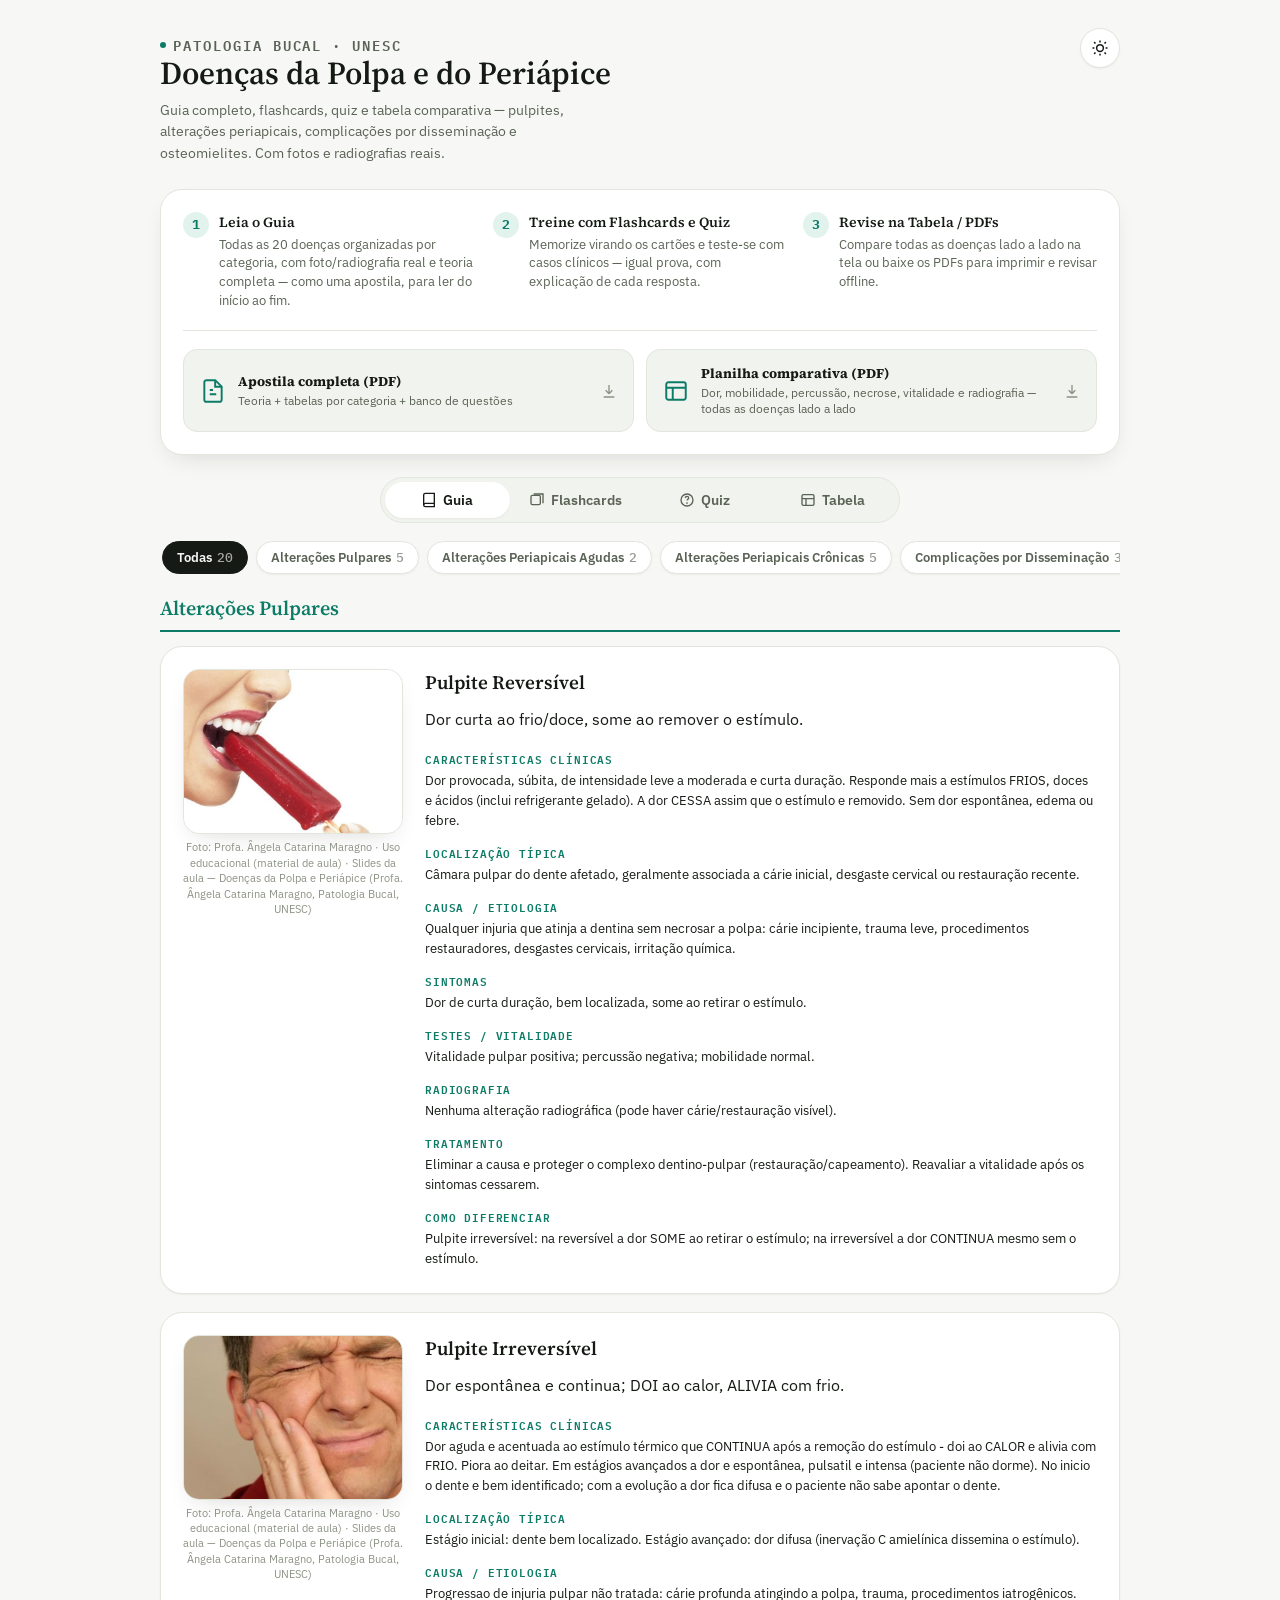
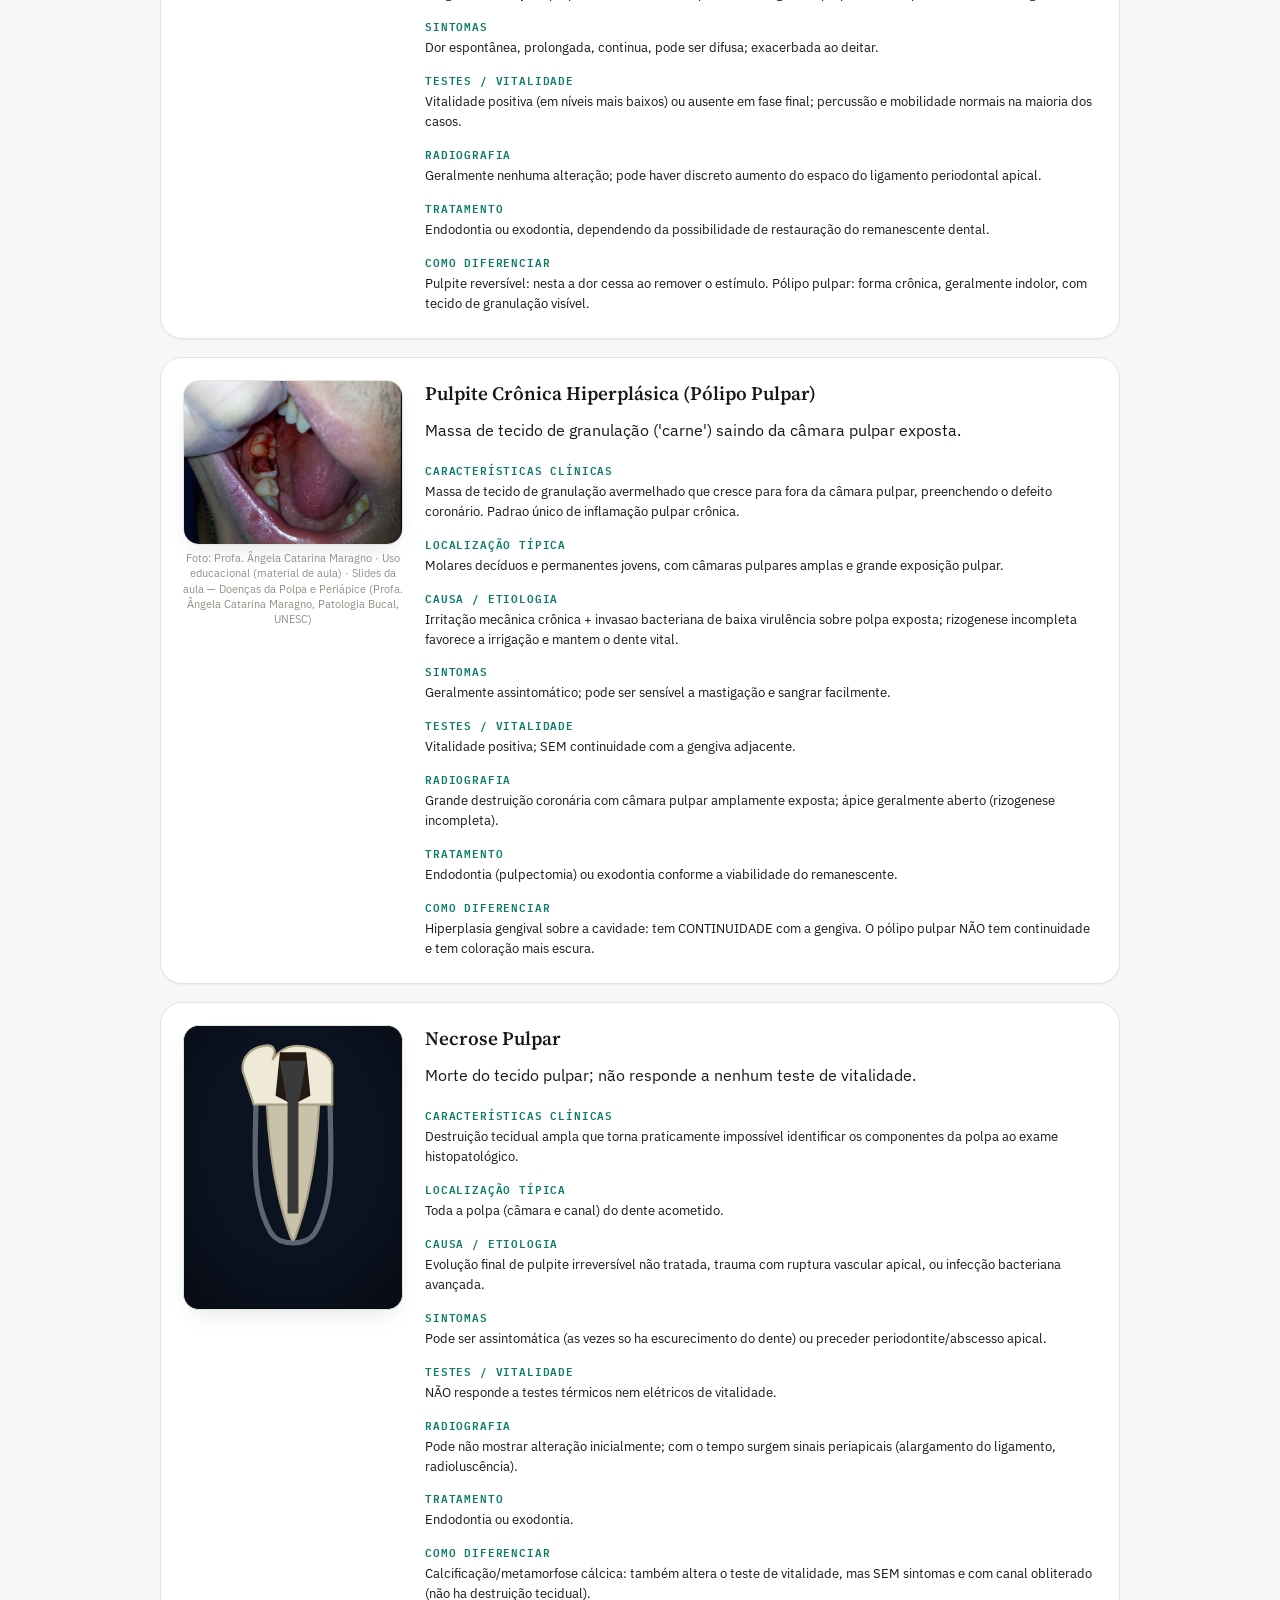
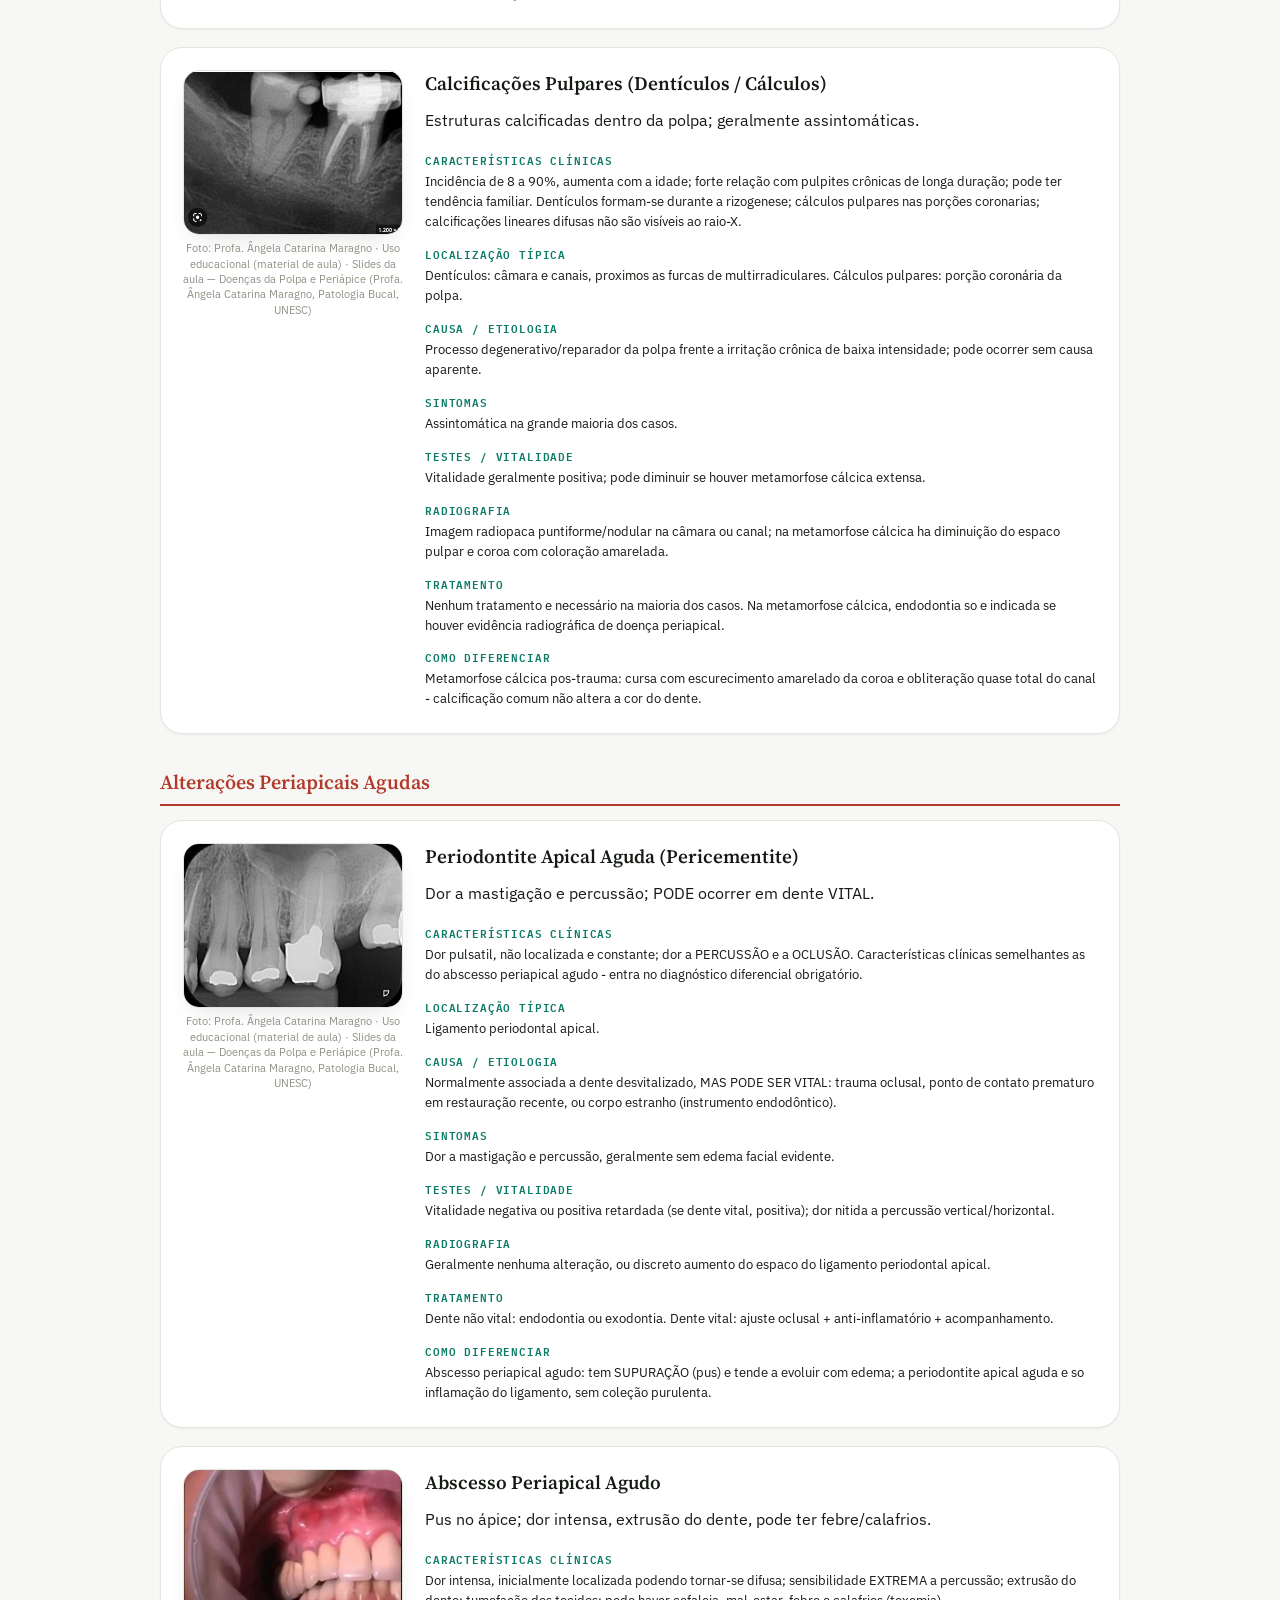
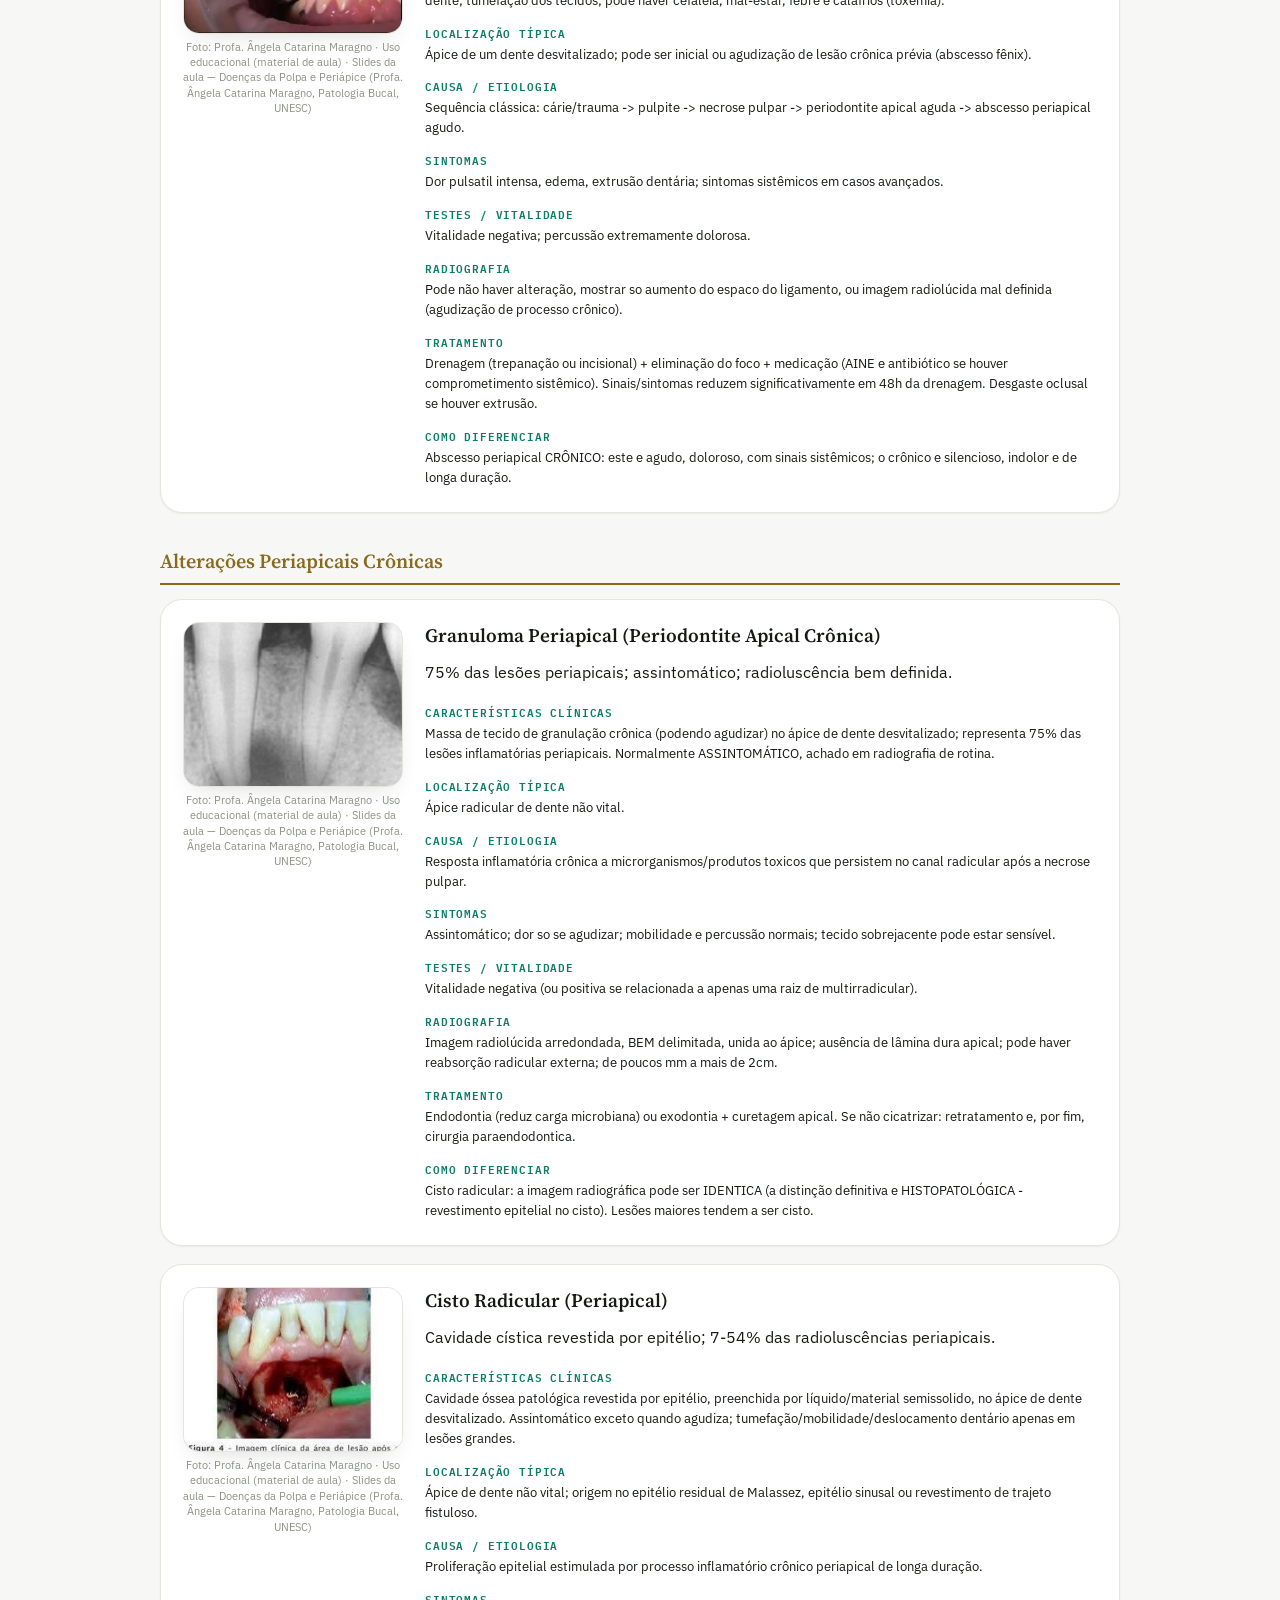
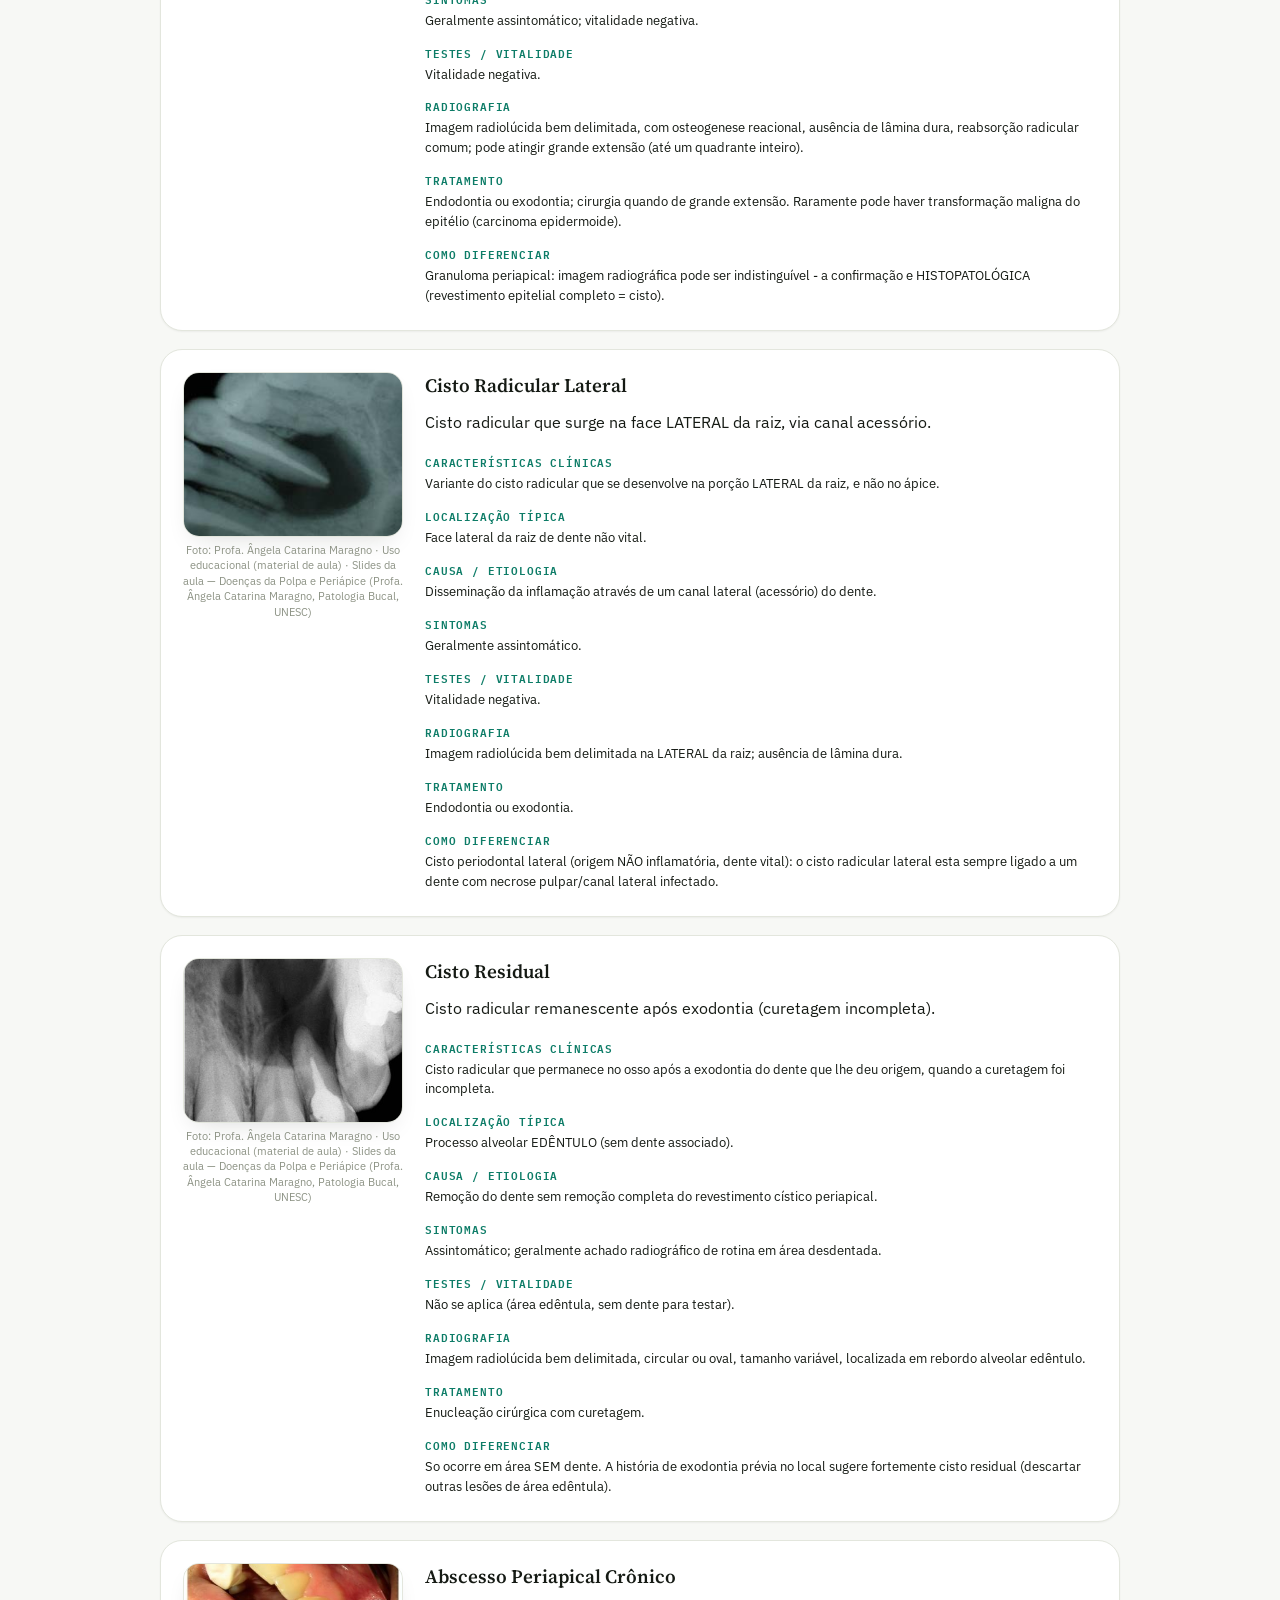
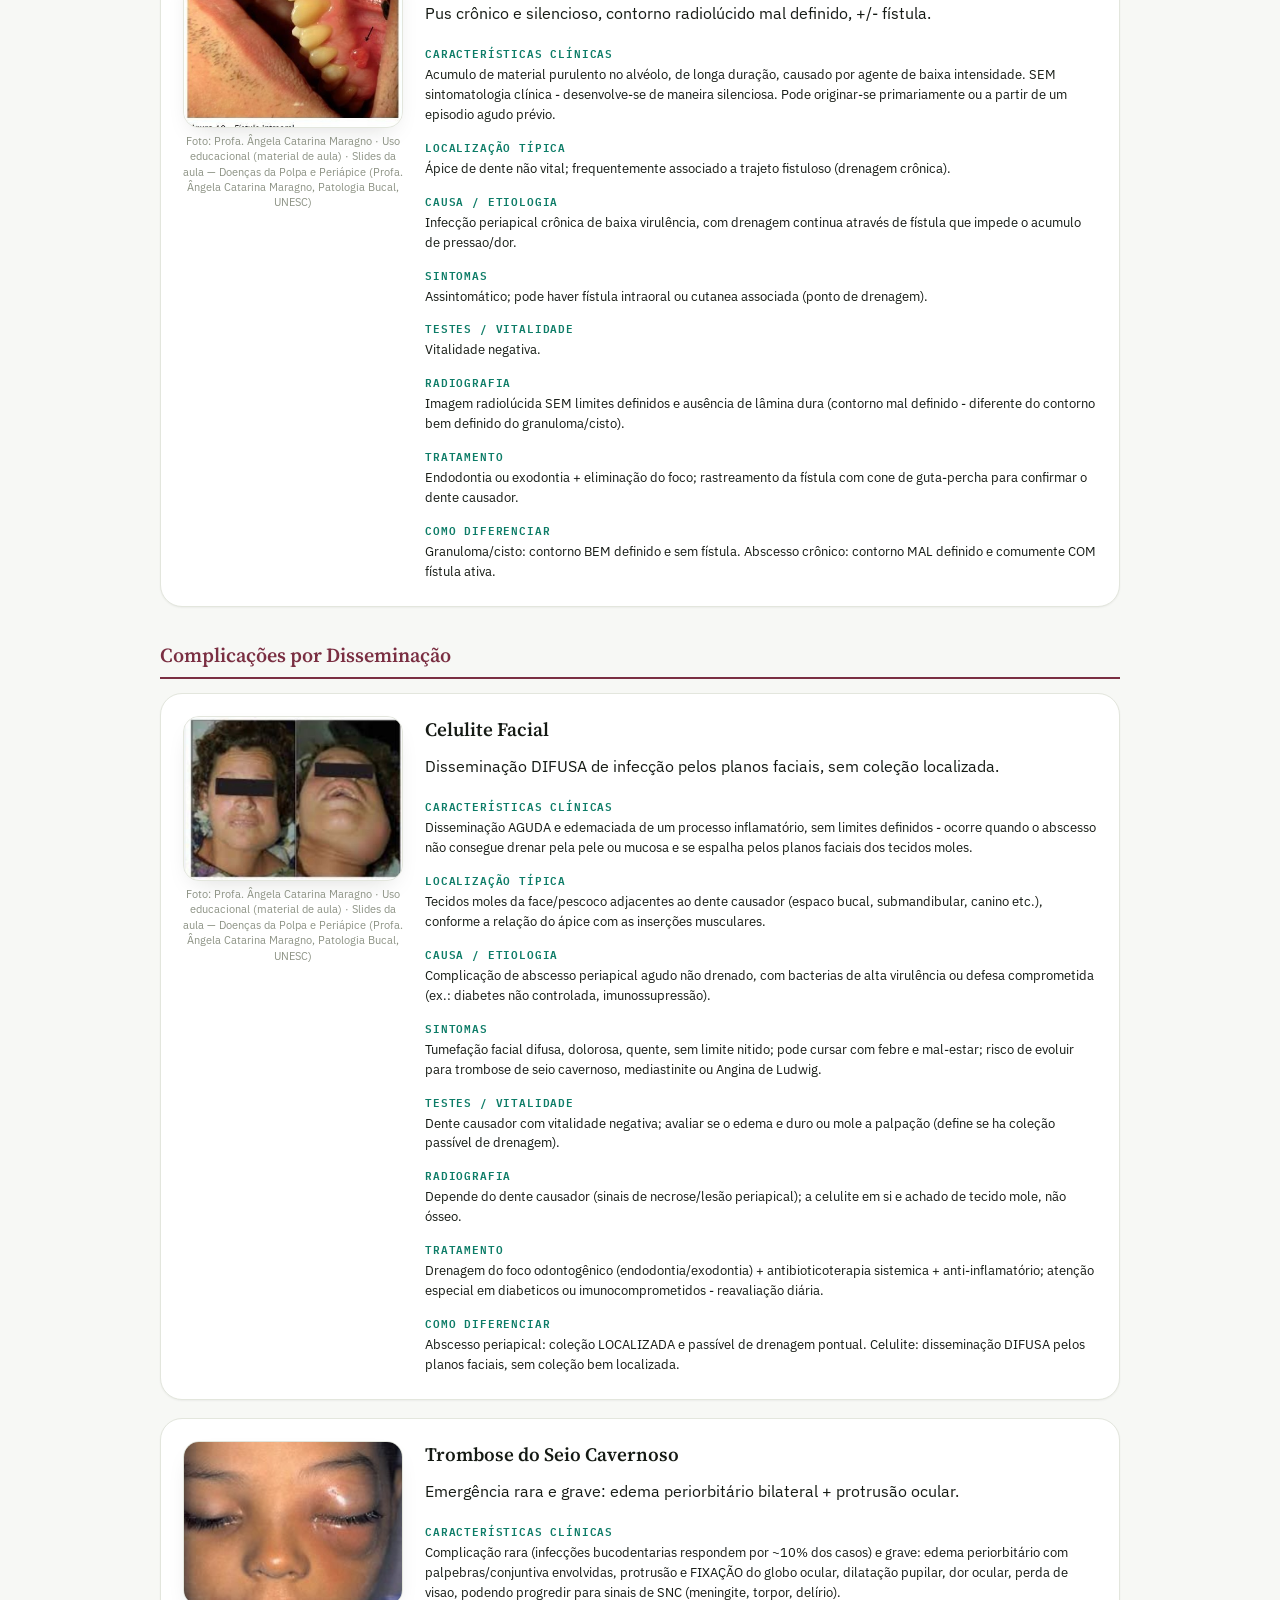
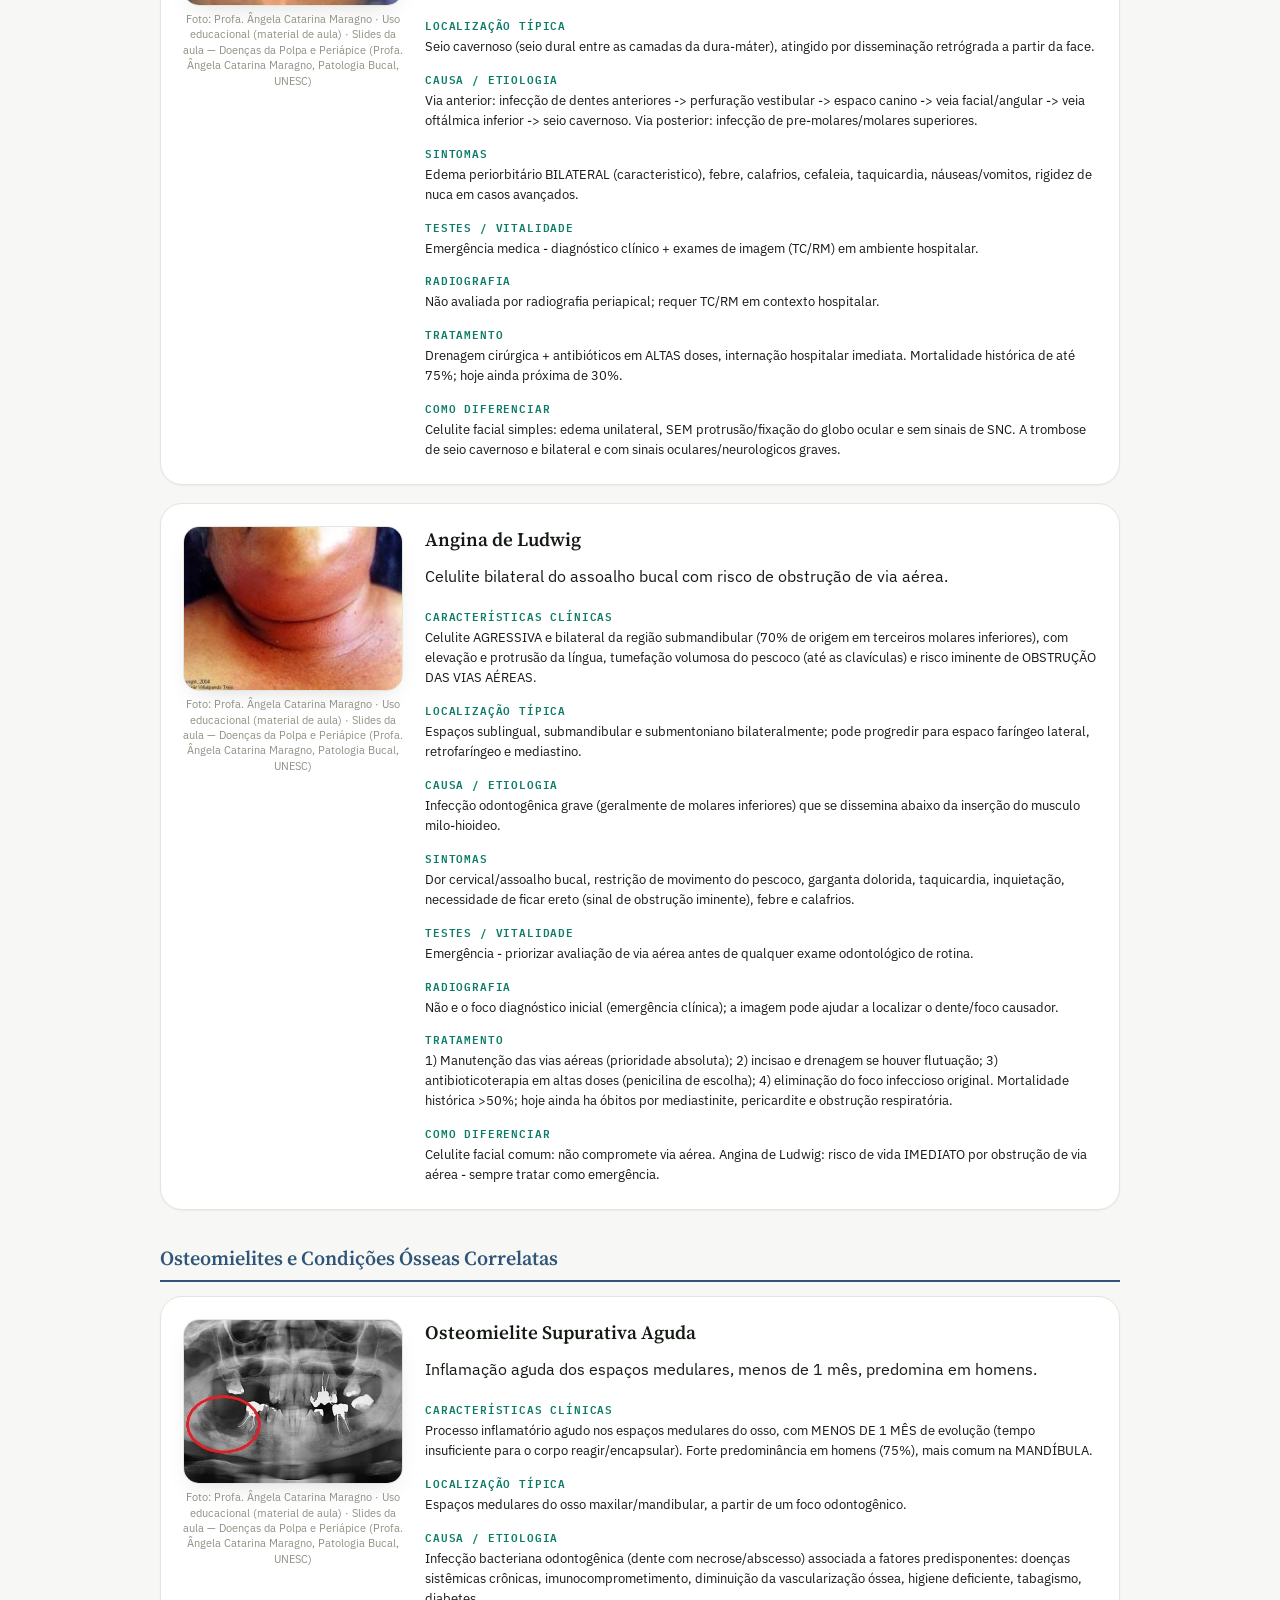
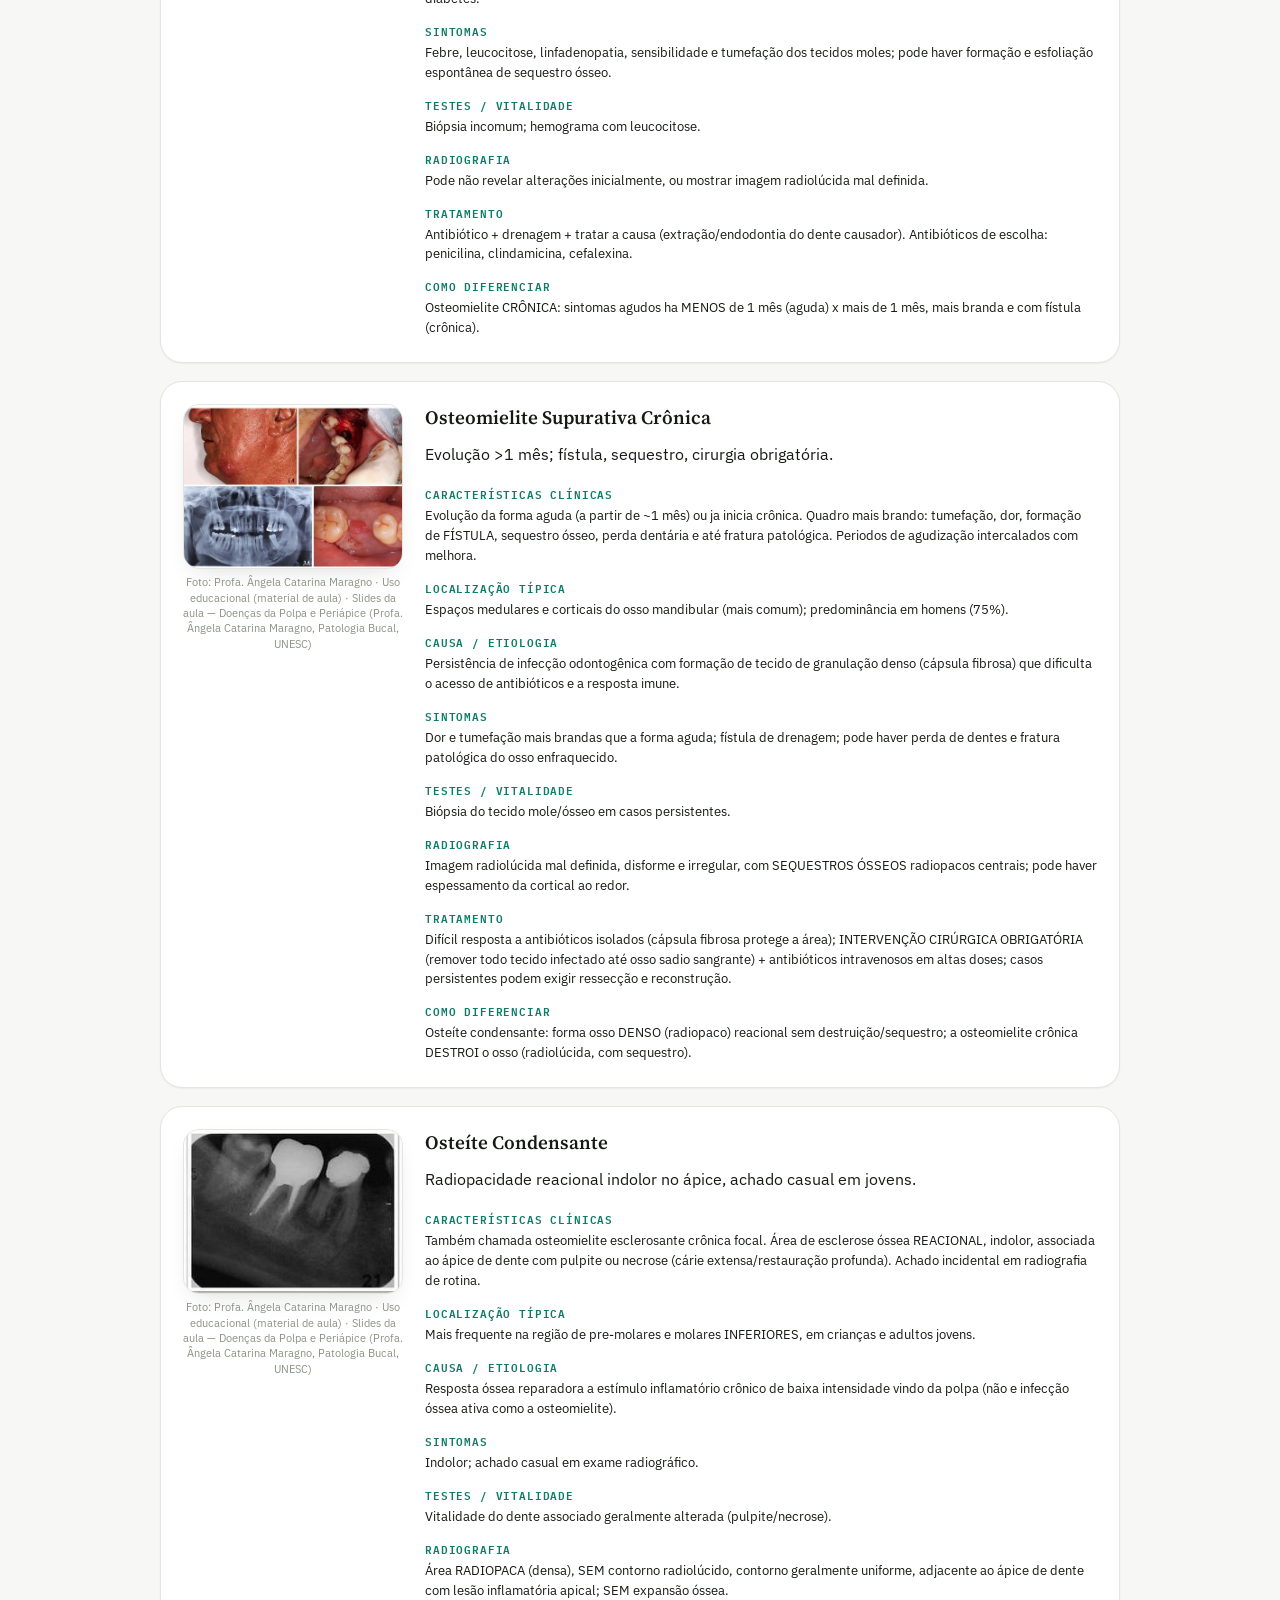
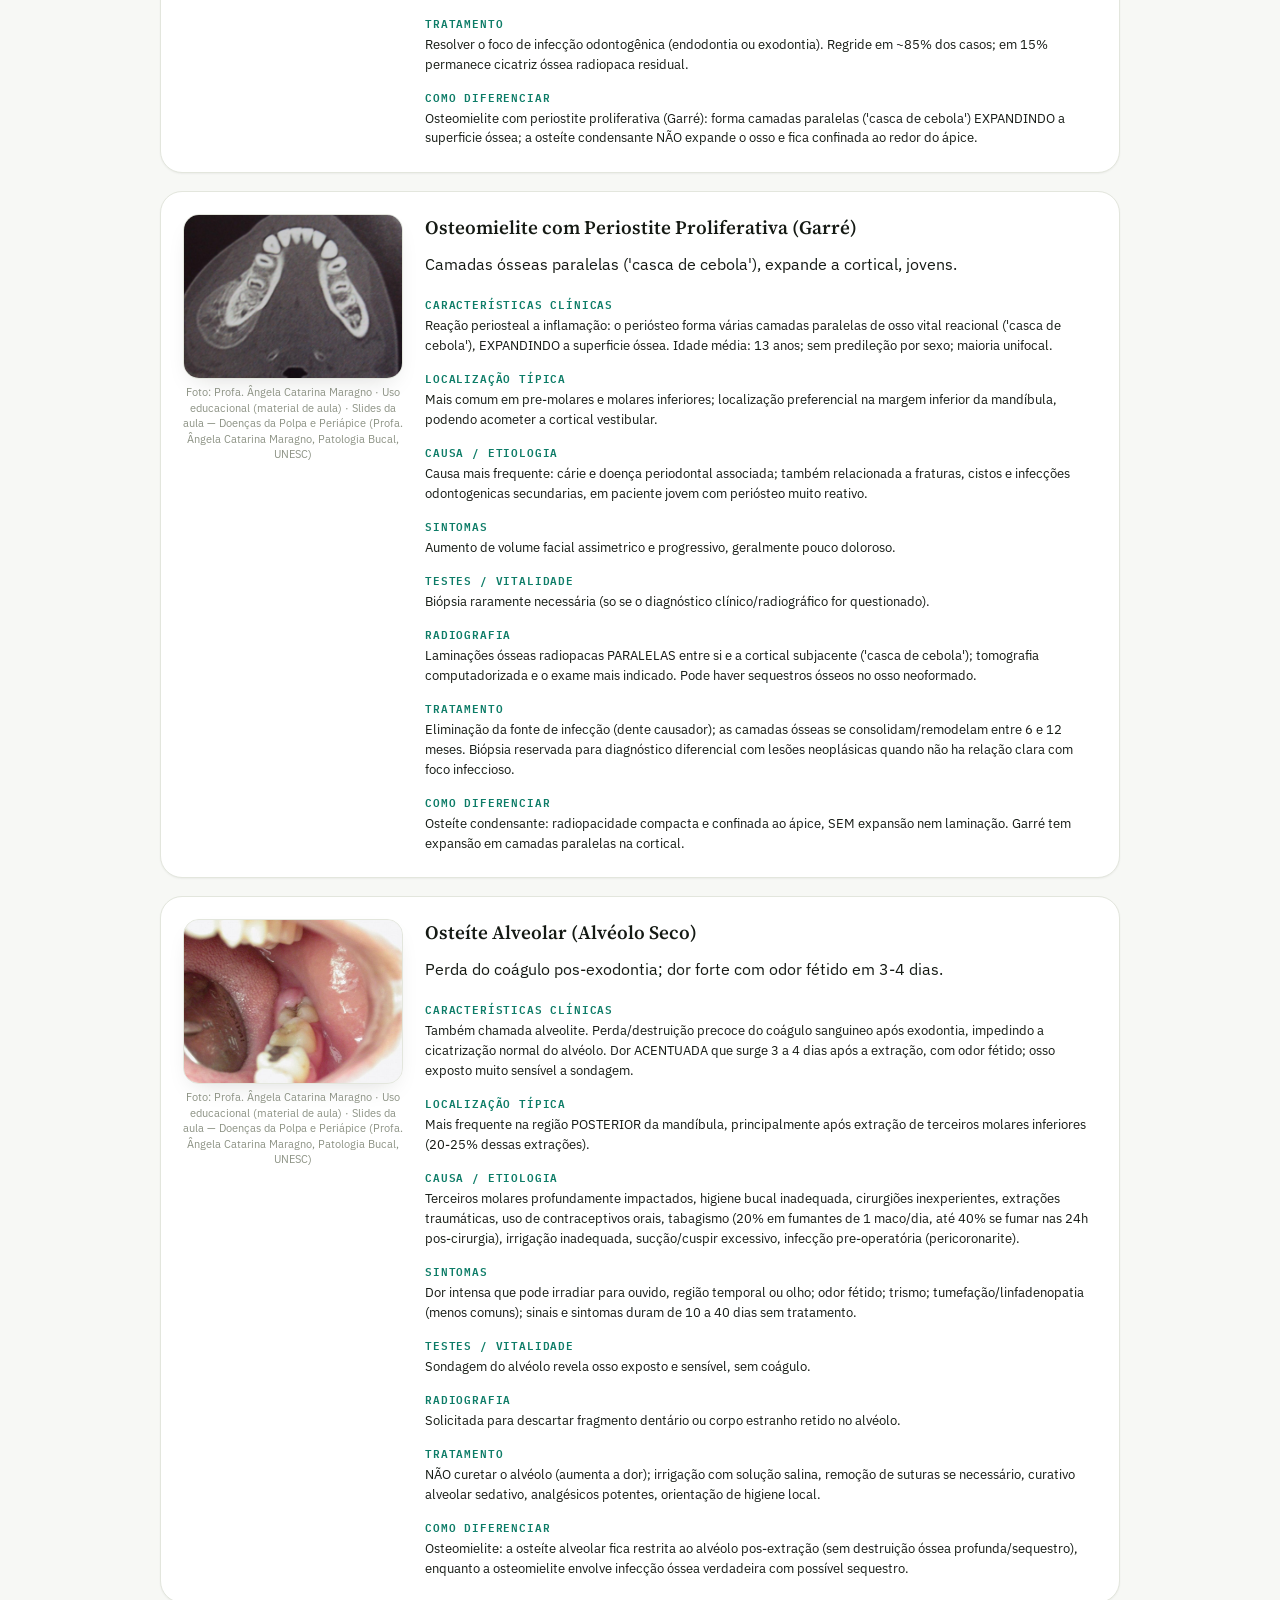
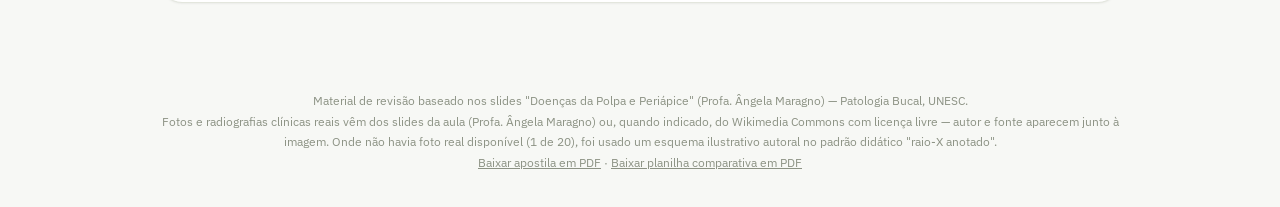
<file: site/index.html>
<!doctype html>
<html lang="pt-BR">
<head>
<meta charset="utf-8">
<meta name="viewport" content="width=device-width, initial-scale=1">
<title>Patologia da Polpa — Guia de Revisão</title>
<meta name="description" content="Guia completo, flashcards, quiz e tabela comparativa (+ PDFs para baixar) para revisão de Doenças da Polpa e Periápice — Patologia Bucal, UNESC.">
<meta name="theme-color" content="#0d7c67">
<link rel="preconnect" href="https://fonts.googleapis.com">
<link rel="preconnect" href="https://fonts.gstatic.com" crossorigin>
<link href="https://fonts.googleapis.com/css2?family=Source+Serif+4:opsz,wght@8..60,500;8..60,600;8..60,700&family=IBM+Plex+Sans:ital,wght@0,400;0,500;0,600;0,700;1,400&family=IBM+Plex+Mono:wght@500;600&display=swap" rel="stylesheet">
<link rel="stylesheet" href="./styles.css">
<link rel="icon" href="data:image/svg+xml,%3Csvg xmlns='http://www.w3.org/2000/svg' viewBox='0 0 100 100'%3E%3Ctext y='.9em' font-size='90'%3E%F0%9F%A6%B7%3C/text%3E%3C/svg%3E">
</head>
<body>
<div class="wrap">
  <header class="topbar">
    <div class="topbar-text">
      <p class="eyebrow"><span class="dot"></span>Patologia Bucal &middot; UNESC</p>
      <h1>Doenças da Polpa e do Periápice</h1>
      <p>Guia completo, flashcards, quiz e tabela comparativa — pulpites, alterações periapicais, complicações por disseminação e osteomielites. Com fotos e radiografias reais.</p>
    </div>
    <button type="button" class="theme-toggle" id="themeToggle" aria-label="Alternar tema claro/escuro">
      <svg class="sun" viewBox="0 0 24 24" fill="none" stroke="currentColor" stroke-width="2"><circle cx="12" cy="12" r="4.5"/><path d="M12 2v2.5M12 19.5V22M4.2 4.2l1.8 1.8M18 18l1.8 1.8M2 12h2.5M19.5 12H22M4.2 19.8 6 18M18 6l1.8-1.8"/></svg>
      <svg class="moon" viewBox="0 0 24 24" fill="none" stroke="currentColor" stroke-width="2"><path d="M20 14.5A8.5 8.5 0 1 1 9.5 4a7 7 0 0 0 10.5 10.5Z"/></svg>
    </button>
  </header>

  <section class="hero">
    <div class="hero-steps">
      <div class="hero-step">
        <span class="hero-step-n">1</span>
        <div>
          <h3>Leia o Guia</h3>
          <p>Todas as 20 doenças organizadas por categoria, com foto/radiografia real e teoria completa — como uma apostila, para ler do início ao fim.</p>
        </div>
      </div>
      <div class="hero-step">
        <span class="hero-step-n">2</span>
        <div>
          <h3>Treine com Flashcards e Quiz</h3>
          <p>Memorize virando os cartões e teste-se com casos clínicos — igual prova, com explicação de cada resposta.</p>
        </div>
      </div>
      <div class="hero-step">
        <span class="hero-step-n">3</span>
        <div>
          <h3>Revise na Tabela / PDFs</h3>
          <p>Compare todas as doenças lado a lado na tela ou baixe os PDFs para imprimir e revisar offline.</p>
        </div>
      </div>
    </div>
    <div class="hero-downloads">
      <a class="dl-card" href="./Guia_Revisao_Doencas_Polpa_Periapice.pdf" download>
        <svg viewBox="0 0 24 24" fill="none" stroke="currentColor" stroke-width="1.8"><path d="M14 2H6a2 2 0 0 0-2 2v16a2 2 0 0 0 2 2h12a2 2 0 0 0 2-2V8Z"/><path d="M14 2v6h6"/><path d="M9 15h6M9 11h3"/></svg>
        <span>
          <b>Apostila completa (PDF)</b>
          <small>Teoria + tabelas por categoria + banco de questões</small>
        </span>
        <svg class="dl-ico" viewBox="0 0 24 24" fill="none" stroke="currentColor" stroke-width="2"><path d="M12 3v13m0 0-5-5m5 5 5-5M4 21h16"/></svg>
      </a>
      <a class="dl-card" href="./Planilha_Comparativa_Patologias.pdf" download>
        <svg viewBox="0 0 24 24" fill="none" stroke="currentColor" stroke-width="1.8"><rect x="3" y="4" width="18" height="16" rx="2"/><path d="M3 9h18M9 9v11"/></svg>
        <span>
          <b>Planilha comparativa (PDF)</b>
          <small>Dor, mobilidade, percussão, necrose, vitalidade e radiografia — todas as doenças lado a lado</small>
        </span>
        <svg class="dl-ico" viewBox="0 0 24 24" fill="none" stroke="currentColor" stroke-width="2"><path d="M12 3v13m0 0-5-5m5 5 5-5M4 21h16"/></svg>
      </a>
    </div>
  </section>

  <nav class="modebar" role="tablist" aria-label="Modo de estudo">
    <button type="button" data-mode="guide" class="active" role="tab" aria-selected="true">
      <svg viewBox="0 0 24 24" fill="none" stroke="currentColor" stroke-width="2"><path d="M4 19.5A2.5 2.5 0 0 1 6.5 17H20"/><path d="M6.5 2H20v20H6.5A2.5 2.5 0 0 1 4 19.5v-15A2.5 2.5 0 0 1 6.5 2Z"/></svg>
      Guia
    </button>
    <button type="button" data-mode="flashcards" role="tab" aria-selected="false">
      <svg viewBox="0 0 24 24" fill="none" stroke="currentColor" stroke-width="2"><rect x="3" y="5" width="14" height="14" rx="2"/><path d="M7 3h14v14"/></svg>
      Flashcards
    </button>
    <button type="button" data-mode="quiz" role="tab" aria-selected="false">
      <svg viewBox="0 0 24 24" fill="none" stroke="currentColor" stroke-width="2"><circle cx="12" cy="12" r="9"/><path d="M9.5 9a2.5 2.5 0 0 1 5 0c0 1.8-2.2 2-2.4 3.6"/><circle cx="12" cy="16.6" r=".4" fill="currentColor"/></svg>
      Quiz
    </button>
    <button type="button" data-mode="table" role="tab" aria-selected="false">
      <svg viewBox="0 0 24 24" fill="none" stroke="currentColor" stroke-width="2"><rect x="3" y="4" width="18" height="16" rx="2"/><path d="M3 10h18M9 10v10"/></svg>
      Tabela
    </button>
  </nav>

  <div class="filterbar" id="filterbar"></div>

  <main>
    <!-- GUIDE (apostila) -->
    <section class="view active" id="view-guide">
      <div id="guideList"></div>
    </section>

    <!-- FLASHCARDS -->
    <section class="view" id="view-flashcards">
      <div class="deck-meta">
        <span class="deck-count" id="deckCount">1 / 20</span>
        <button type="button" class="iconbtn" id="shuffleBtn">
          <svg viewBox="0 0 24 24" fill="none" stroke="currentColor" stroke-width="2"><path d="M16 3h5v5"/><path d="M4 20 21 3"/><path d="M21 16v5h-5"/><path d="M15 15l6 6"/><path d="M4 4l5 5"/></svg>
          Embaralhar
        </button>
      </div>
      <div class="card-stage">
        <button type="button" class="flashcard" id="flashcard" data-flipped="false" aria-label="Cartão de estudo. Toque para ver a resposta.">
          <div class="flashcard-inner">
            <div class="face front">
              <span class="cat-tag" id="frontCat"></span>
              <div class="dg-frame" id="frontImg"></div>
              <p class="resumo" id="frontResumo"></p>
              <span class="hint">toque para virar ↻</span>
            </div>
            <div class="face back">
              <div class="back-head"><h3 id="backName"></h3></div>
              <div class="back-body" id="backBody"></div>
            </div>
          </div>
        </button>
      </div>
      <div class="deck-nav">
        <button type="button" class="btn round" id="prevBtn" aria-label="Cartão anterior">
          <svg viewBox="0 0 24 24" fill="none" stroke="currentColor" stroke-width="2.2"><path d="M15 18l-6-6 6-6"/></svg>
        </button>
        <button type="button" class="btn primary" id="flipBtn">Virar cartão</button>
        <button type="button" class="btn round" id="nextBtn" aria-label="Próximo cartão">
          <svg viewBox="0 0 24 24" fill="none" stroke="currentColor" stroke-width="2.2"><path d="M9 6l6 6-6 6"/></svg>
        </button>
      </div>
    </section>

    <!-- QUIZ -->
    <section class="view" id="view-quiz">
      <div id="quizActive">
        <div class="quiz-progress">
          <span class="score" id="quizCounter">1 / 35</span>
          <div class="bar"><span id="quizBar" style="width:0%"></span></div>
          <span class="score" id="quizScore">Acertos: 0</span>
        </div>
        <div class="quiz-card">
          <div class="quiz-media" id="quizMedia" hidden></div>
          <p class="quiz-prompt" id="quizPrompt"></p>
          <div class="quiz-options" id="quizOptions"></div>
          <div class="quiz-feedback" id="quizFeedback" hidden></div>
          <div class="quiz-foot">
            <button type="button" class="btn primary" id="quizNext" hidden>Próxima pergunta →</button>
          </div>
        </div>
      </div>
      <div class="quiz-end" id="quizEnd" hidden>
        <p class="eyebrow" style="justify-content:center">Resultado</p>
        <div class="big" id="quizFinalScore">0/0</div>
        <p id="quizFinalMsg" style="color:var(--ink-soft); margin:6px 0 20px;"></p>
        <button type="button" class="btn primary" id="quizRestart">Refazer questões</button>
      </div>
    </section>

    <!-- TABLE -->
    <section class="view" id="view-table">
      <div class="table-toolbar">
        <input type="search" class="search" id="tableSearch" placeholder="Buscar por doença, sintoma, causa…" aria-label="Buscar na tabela">
      </div>
      <div class="table-scroll">
        <table id="dataTable">
          <thead>
            <tr>
              <th></th><th>Doença</th><th>Dor / sintoma</th><th>Mobilidade</th><th>Percussão</th><th>Necrose</th><th>Vitalidade</th><th>Radiografia</th><th>Tratamento</th>
            </tr>
          </thead>
          <tbody id="tableBody"></tbody>
        </table>
      </div>
    </section>
  </main>

  <footer>
    Material de revisão baseado nos slides "Doenças da Polpa e Periápice" (Profa. Ângela Maragno) — Patologia Bucal, UNESC.<br>
    Fotos e radiografias clínicas reais vêm dos slides da aula (Profa. Ângela Maragno) ou, quando indicado, do Wikimedia Commons com licença livre — autor e fonte aparecem junto à imagem. Onde não havia foto real disponível (1 de 20), foi usado um esquema ilustrativo autoral no padrão didático "raio-X anotado".<br>
    <a href="./Guia_Revisao_Doencas_Polpa_Periapice.pdf" download>Baixar apostila em PDF</a> &middot; <a href="./Planilha_Comparativa_Patologias.pdf" download>Baixar planilha comparativa em PDF</a>
  </footer>
</div>

<script src="./data.js"></script>
<script src="./app.js"></script>
</body>
</html>
</file>
<file: site/styles.css>
:root{
  --bg:#f7f8f5;
  --surface:#ffffff;
  --surface-2:#f1f3ee;
  --surface-3:#e7eae2;
  --line:#e3e6dd;
  --line-strong:#d2d7c9;
  --ink:#151a14;
  --ink-soft:#5a6355;
  --ink-faint:#8c9284;
  --accent:#0d7c67;
  --accent-ink:#ffffff;
  --accent-soft:#e2f3ee;
  --danger:#b23a2b;
  --danger-soft:#fbe9e4;
  --gold:#8a6a1c;
  --gold-soft:#f8f0da;
  --plum:#7a2f42;
  --plum-soft:#f6e6ea;
  --blue:#2f5578;
  --blue-soft:#e7edf4;
  --shadow-sm:0 1px 2px rgba(20,25,18,.05);
  --shadow-md:0 10px 26px -12px rgba(20,25,18,.18);
  --shadow-lg:0 22px 50px -20px rgba(20,25,18,.26);
  --radius-lg:22px;
  --radius-md:14px;
  --radius-sm:10px;
  --serif:"Source Serif 4",Georgia,"Times New Roman",serif;
  --sans:"IBM Plex Sans",-apple-system,BlinkMacSystemFont,"Segoe UI",sans-serif;
  --mono:"IBM Plex Mono",ui-monospace,"SF Mono",Consolas,monospace;
}
@media (prefers-color-scheme: dark){
  :root:not([data-theme="light"]){
    --bg:#0f1512; --surface:#161d19; --surface-2:#1d2521; --surface-3:#252e29;
    --line:#2a332d; --line-strong:#374139; --ink:#edf1ea; --ink-soft:#a9b3a4; --ink-faint:#768073;
    --accent:#3fbf9f; --accent-ink:#06251e; --accent-soft:#163832;
    --danger:#e08a78; --danger-soft:#3a2622; --gold:#d8b566; --gold-soft:#3a3120;
    --plum:#e29aa8; --plum-soft:#3a252b; --blue:#93b7dc; --blue-soft:#20303f;
    --shadow-sm:0 1px 2px rgba(0,0,0,.35); --shadow-md:0 12px 28px -12px rgba(0,0,0,.55);
    --shadow-lg:0 26px 60px -22px rgba(0,0,0,.65);
  }
}
:root[data-theme="dark"]{
  --bg:#0f1512; --surface:#161d19; --surface-2:#1d2521; --surface-3:#252e29;
  --line:#2a332d; --line-strong:#374139; --ink:#edf1ea; --ink-soft:#a9b3a4; --ink-faint:#768073;
  --accent:#3fbf9f; --accent-ink:#06251e; --accent-soft:#163832;
  --danger:#e08a78; --danger-soft:#3a2622; --gold:#d8b566; --gold-soft:#3a3120;
  --plum:#e29aa8; --plum-soft:#3a252b; --blue:#93b7dc; --blue-soft:#20303f;
  --shadow-sm:0 1px 2px rgba(0,0,0,.35); --shadow-md:0 12px 28px -12px rgba(0,0,0,.55);
  --shadow-lg:0 26px 60px -22px rgba(0,0,0,.65);
}

*{box-sizing:border-box;}
html,body{height:auto;}
body{
  margin:0; background:var(--bg); color:var(--ink); font-family:var(--sans);
  -webkit-font-smoothing:antialiased; padding-inline:16px;
}
h1,h2,h3{font-family:var(--serif); font-weight:600; text-wrap:balance; margin:0;}
.wrap{max-width:960px; margin-inline:auto;}
button{font:inherit; color:inherit;}
img{max-width:100%;}
::selection{background:var(--accent); color:var(--accent-ink);}
:focus-visible{outline:2px solid var(--accent); outline-offset:2px; border-radius:6px;}
a{color:var(--accent);}

/* ---------- topbar ---------- */
.topbar{
  display:flex; align-items:flex-start; justify-content:space-between; gap:16px;
  padding-block:26px 6px;
}
.topbar-text{flex:1; min-width:0;}
.eyebrow{
  font-family:var(--mono); font-size:11px; letter-spacing:.14em; text-transform:uppercase;
  color:var(--accent); font-weight:600; margin:0 0 6px; display:flex; align-items:center; gap:7px;
}
.eyebrow .dot{width:6px; height:6px; border-radius:50%; background:var(--accent);}
.topbar h1{font-size:clamp(24px,4.6vw,32px); line-height:1.12;}
.topbar p{margin:8px 0 0; color:var(--ink-soft); font-size:14px; max-width:56ch; line-height:1.55;}
.theme-toggle{
  flex:none; width:40px; height:40px; border-radius:50%; border:1px solid var(--line);
  background:var(--surface); box-shadow:var(--shadow-sm); cursor:pointer;
  display:flex; align-items:center; justify-content:center; margin-top:2px;
}
.theme-toggle svg{width:18px; height:18px;}
.theme-toggle .moon{display:none;}
:root[data-theme="dark"] .theme-toggle .sun{display:none;}
:root[data-theme="dark"] .theme-toggle .moon{display:block;}
@media (prefers-color-scheme: dark){
  :root:not([data-theme="light"]) .theme-toggle .sun{display:none;}
  :root:not([data-theme="light"]) .theme-toggle .moon{display:block;}
}

/* ---------- hero ---------- */
.hero{
  background:var(--surface); border:1px solid var(--line); border-radius:var(--radius-lg);
  box-shadow:var(--shadow-md); padding:22px; margin:18px 0 6px; display:flex; flex-direction:column; gap:20px;
}
.hero-steps{display:grid; grid-template-columns:repeat(3,1fr); gap:16px;}
.hero-step{display:flex; gap:10px; align-items:flex-start;}
.hero-step-n{
  flex:none; width:26px; height:26px; border-radius:50%; background:var(--accent-soft); color:var(--accent);
  font-family:var(--mono); font-weight:700; font-size:13px; display:flex; align-items:center; justify-content:center;
}
.hero-step h3{font-size:14px; margin:0 0 3px;}
.hero-step p{margin:0; font-size:12.6px; line-height:1.5; color:var(--ink-soft);}
.hero-downloads{display:grid; grid-template-columns:1fr 1fr; gap:12px; border-top:1px solid var(--line); padding-top:18px;}
.dl-card{
  display:flex; align-items:center; gap:12px; padding:14px 16px; border-radius:var(--radius-md);
  border:1.5px solid var(--line); background:var(--surface-2); text-decoration:none; color:var(--ink);
  transition:border-color .15s ease, background .15s ease;
}
.dl-card:hover{border-color:var(--accent); background:var(--accent-soft);}
.dl-card > svg:first-child{flex:none; width:26px; height:26px; color:var(--accent);}
.dl-card span{display:flex; flex-direction:column; gap:2px; flex:1; min-width:0;}
.dl-card b{font-size:13.5px; font-family:var(--serif);}
.dl-card small{font-size:11.5px; color:var(--ink-soft); line-height:1.4;}
.dl-ico{flex:none; width:16px; height:16px; color:var(--ink-faint);}
@media (max-width:720px){
  .hero-steps{grid-template-columns:1fr;}
  .hero-downloads{grid-template-columns:1fr;}
}

/* ---------- mode tabs ---------- */
.modebar{
  display:flex; gap:4px; background:var(--surface-2); border:1px solid var(--line);
  border-radius:999px; padding:4px; max-width:520px; margin:22px auto 16px;
}
.modebar button{
  flex:1; border:none; background:transparent; padding:9px 10px; border-radius:999px;
  font-weight:600; font-size:14px; color:var(--ink-soft); cursor:pointer;
  display:flex; align-items:center; justify-content:center; gap:6px;
  transition:background .15s ease, color .15s ease;
}
.modebar button svg{width:16px; height:16px; flex:none;}
.modebar button.active{background:var(--surface); color:var(--ink); box-shadow:var(--shadow-sm);}
.modebar button:hover:not(.active){color:var(--ink);}

/* ---------- category chips ---------- */
.filterbar{
  display:flex; gap:8px; overflow-x:auto; padding:2px 2px 16px; margin-bottom:4px;
  scrollbar-width:thin;
}
.chip{
  flex:none; border:1px solid var(--line); background:var(--surface); color:var(--ink-soft);
  padding:7px 14px; border-radius:999px; font-size:13px; font-weight:600; cursor:pointer;
  white-space:nowrap; transition:.15s ease; box-shadow:var(--shadow-sm);
}
.chip[data-active="true"]{background:var(--ink); color:var(--bg); border-color:var(--ink); box-shadow:none;}
.chip .n{font-family:var(--mono); font-weight:500; opacity:.65; margin-left:5px;}

main{padding-bottom:60px;}
.view{display:none;}
.view.active{display:block;}

/* ================= FLASHCARDS ================= */
.deck-meta{display:flex; align-items:center; justify-content:space-between; margin-bottom:16px; gap:10px;}
.deck-count{font-family:var(--mono); font-size:13px; color:var(--ink-soft);}
.iconbtn{
  border:1px solid var(--line); background:var(--surface); border-radius:10px; padding:8px 12px;
  cursor:pointer; font-size:13px; font-weight:600; display:flex; align-items:center; gap:6px;
  color:var(--ink-soft); box-shadow:var(--shadow-sm);
}
.iconbtn:hover{color:var(--ink); border-color:var(--line-strong);}
.iconbtn svg{width:15px; height:15px;}

.card-stage{perspective:1700px; margin-inline:auto; max-width:400px;}
.flashcard{
  width:100%; aspect-ratio:5/7; background:none; border:none; padding:0; cursor:pointer; display:block;
}
.flashcard-inner{
  position:relative; width:100%; height:100%; transition:transform .55s cubic-bezier(.2,.8,.2,1);
  transform-style:preserve-3d;
}
.flashcard[data-flipped="true"] .flashcard-inner{transform:rotateY(180deg);}
.face{
  position:absolute; inset:0; backface-visibility:hidden; border-radius:var(--radius-lg);
  border:1px solid var(--line); background:var(--surface); box-shadow:var(--shadow-lg);
  display:flex; flex-direction:column; text-align:left; overflow:hidden;
}
.face.back{transform:rotateY(180deg); overflow-y:auto;}
.face.front{align-items:center; justify-content:center; padding:24px 22px 20px; gap:14px;}
.cat-tag{
  font-family:var(--mono); font-size:10.5px; letter-spacing:.08em; text-transform:uppercase;
  font-weight:600; padding:4px 10px; border-radius:999px;
}
.dg-frame{
  width:80%; max-width:230px; border-radius:16px; overflow:hidden; border:1px solid var(--line);
  box-shadow:var(--shadow-md); background:#0b1220;
}
.dg-frame img,.dg-frame svg{display:block; width:100%; height:auto;}
.dg-frame.photo{background:var(--surface-2); aspect-ratio:4/3;}
.dg-frame.photo img{width:100%; height:100%; object-fit:cover;}
.front .hint{color:var(--ink-faint); font-size:12.5px; font-weight:600; margin-top:auto;}
.front .resumo{color:var(--ink-soft); font-size:13.5px; text-align:center; max-width:32ch;}

.face.back .back-head{padding:18px 22px 12px; border-bottom:1px solid var(--line); flex:none;}
.face.back .back-head h3{font-size:19px; line-height:1.2;}
.face.back .back-body{padding:14px 22px 20px; display:flex; flex-direction:column; gap:12px;}
.bk{display:flex; flex-direction:column; gap:3px;}
.bk .lbl{
  font-family:var(--mono); font-size:10.5px; text-transform:uppercase; letter-spacing:.08em;
  color:var(--accent); font-weight:600;
}
.bk p{margin:0; font-size:13.3px; line-height:1.5; color:var(--ink);}

.deck-nav{display:flex; align-items:center; justify-content:center; gap:10px; margin-top:18px;}
.btn{
  border-radius:12px; padding:11px 18px; font-weight:600; font-size:14px; cursor:pointer;
  border:1px solid var(--line); background:var(--surface); color:var(--ink); box-shadow:var(--shadow-sm);
}
.btn:hover{border-color:var(--line-strong);}
.btn.primary{background:var(--accent); border-color:var(--accent); color:var(--accent-ink); box-shadow:var(--shadow-md);}
.btn.primary:hover{filter:brightness(1.05);}
.btn.ghost{background:transparent; box-shadow:none;}
.btn:disabled{opacity:.4; cursor:not-allowed;}
.btn.round{border-radius:50%; width:44px; height:44px; padding:0; display:flex; align-items:center; justify-content:center;}
.btn.round svg{width:18px; height:18px;}

/* ================= GUIDE (apostila) ================= */
.guide-cat{
  font-size:20px; margin:34px 0 14px; padding-bottom:8px; border-bottom:2px solid currentColor;
}
.guide-cat:first-child{margin-top:4px;}
.guide-card{
  display:grid; grid-template-columns:220px 1fr; gap:22px; background:var(--surface);
  border:1px solid var(--line); border-radius:var(--radius-lg); box-shadow:var(--shadow-sm);
  padding:22px; margin-bottom:18px;
}
.guide-media{display:flex; flex-direction:column;}
.guide-media .dg-frame{width:100%; background:#0b1220;}
.guide-media .dg-frame.photo{aspect-ratio:4/3; background:var(--surface-2);}
.guide-content h3{font-size:19px; margin-bottom:4px;}
.guide-content .bk{margin-bottom:2px;}
.guide-content{display:flex; flex-direction:column; gap:10px;}
@media (max-width:680px){
  .guide-card{grid-template-columns:1fr; padding:18px;}
  .guide-media{max-width:280px; margin-inline:auto;}
}

/* ================= QUIZ ================= */
.quiz-progress{display:flex; align-items:center; gap:12px; margin-bottom:18px;}
.bar{flex:1; height:7px; border-radius:99px; background:var(--surface-3); overflow:hidden;}
.bar > span{display:block; height:100%; background:var(--accent); border-radius:99px; transition:width .3s ease;}
.score{font-family:var(--mono); font-size:12.5px; color:var(--ink-soft); white-space:nowrap;}
.quiz-card{
  background:var(--surface); border:1px solid var(--line); border-radius:var(--radius-lg);
  box-shadow:var(--shadow-lg); padding:24px; max-width:620px; margin-inline:auto;
}
.quiz-media{display:flex; justify-content:center; margin-bottom:18px;}
.quiz-media .dg-frame{width:170px;}
.quiz-media .dg-frame.photo{width:100%; max-width:320px;}
.quiz-prompt{font-size:16.5px; line-height:1.45; margin:0 0 18px; font-weight:500;}
.quiz-options{display:grid; grid-template-columns:1fr 1fr; gap:10px;}
.qopt{
  text-align:left; border:1.5px solid var(--line); background:var(--surface-2); border-radius:12px;
  padding:12px 14px; cursor:pointer; font-size:13.6px; line-height:1.4; display:flex; gap:10px;
  align-items:flex-start;
}
.qopt .k{font-family:var(--mono); font-weight:700; color:var(--ink-faint); flex:none;}
.qopt:hover:not([disabled]){border-color:var(--accent);}
.qopt[data-state="correct"]{background:var(--accent-soft); border-color:var(--accent); color:var(--ink);}
.qopt[data-state="wrong"]{background:var(--danger-soft); border-color:var(--danger); color:var(--ink);}
.qopt[disabled]{cursor:default;}
.quiz-feedback{
  margin-top:16px; padding:14px 16px; border-radius:12px; font-size:13.6px; line-height:1.55;
  background:var(--surface-2); border:1px solid var(--line);
}
.quiz-feedback b{font-family:var(--serif);}
.quiz-feedback.ok{background:var(--accent-soft);}
.quiz-feedback.bad{background:var(--danger-soft);}
.quiz-foot{display:flex; justify-content:flex-end; margin-top:16px;}
.quiz-end{
  background:var(--surface); border:1px solid var(--line); border-radius:var(--radius-lg);
  box-shadow:var(--shadow-lg); padding:36px 24px; text-align:center; max-width:480px; margin-inline:auto;
}
.quiz-end .big{font-family:var(--serif); font-size:46px; color:var(--accent);}

/* ================= TABLE ================= */
.table-toolbar{display:flex; margin-bottom:12px;}
.search{
  width:100%; padding:11px 14px; border-radius:12px; border:1px solid var(--line);
  background:var(--surface); color:var(--ink); font-size:14px; box-shadow:var(--shadow-sm);
}
.table-scroll{overflow-x:auto; border:1px solid var(--line); border-radius:var(--radius-md); background:var(--surface); box-shadow:var(--shadow-sm);}
table{border-collapse:collapse; width:100%; min-width:980px; font-size:12.4px;}
thead th{
  text-align:left; font-family:var(--mono); font-size:10.6px; text-transform:uppercase; letter-spacing:.06em;
  color:var(--ink-soft); background:var(--surface-2); padding:11px 14px; border-bottom:1px solid var(--line);
  position:sticky; top:0;
}
tbody td{padding:12px 14px; border-bottom:1px solid var(--line); vertical-align:top; line-height:1.45;}
tbody tr:last-child td{border-bottom:none;}
tbody tr:hover{background:var(--surface-2);}
td.name{font-weight:700; white-space:nowrap;}
td.cat-dot{width:10px; padding-right:0;}
.dot{width:9px; height:9px; border-radius:50%; display:inline-block;}
.empty-msg{padding:40px 20px; text-align:center; color:var(--ink-faint); font-size:14px;}

footer{max-width:960px; margin:10px auto 34px; text-align:center; color:var(--ink-faint); font-size:12px; line-height:1.7;}
footer a{color:var(--ink-faint); text-decoration:underline;}

@media (max-width:520px){
  .quiz-options{grid-template-columns:1fr;}
  .card-stage{max-width:340px;}
  .topbar{flex-direction:column;}
}
</file>
